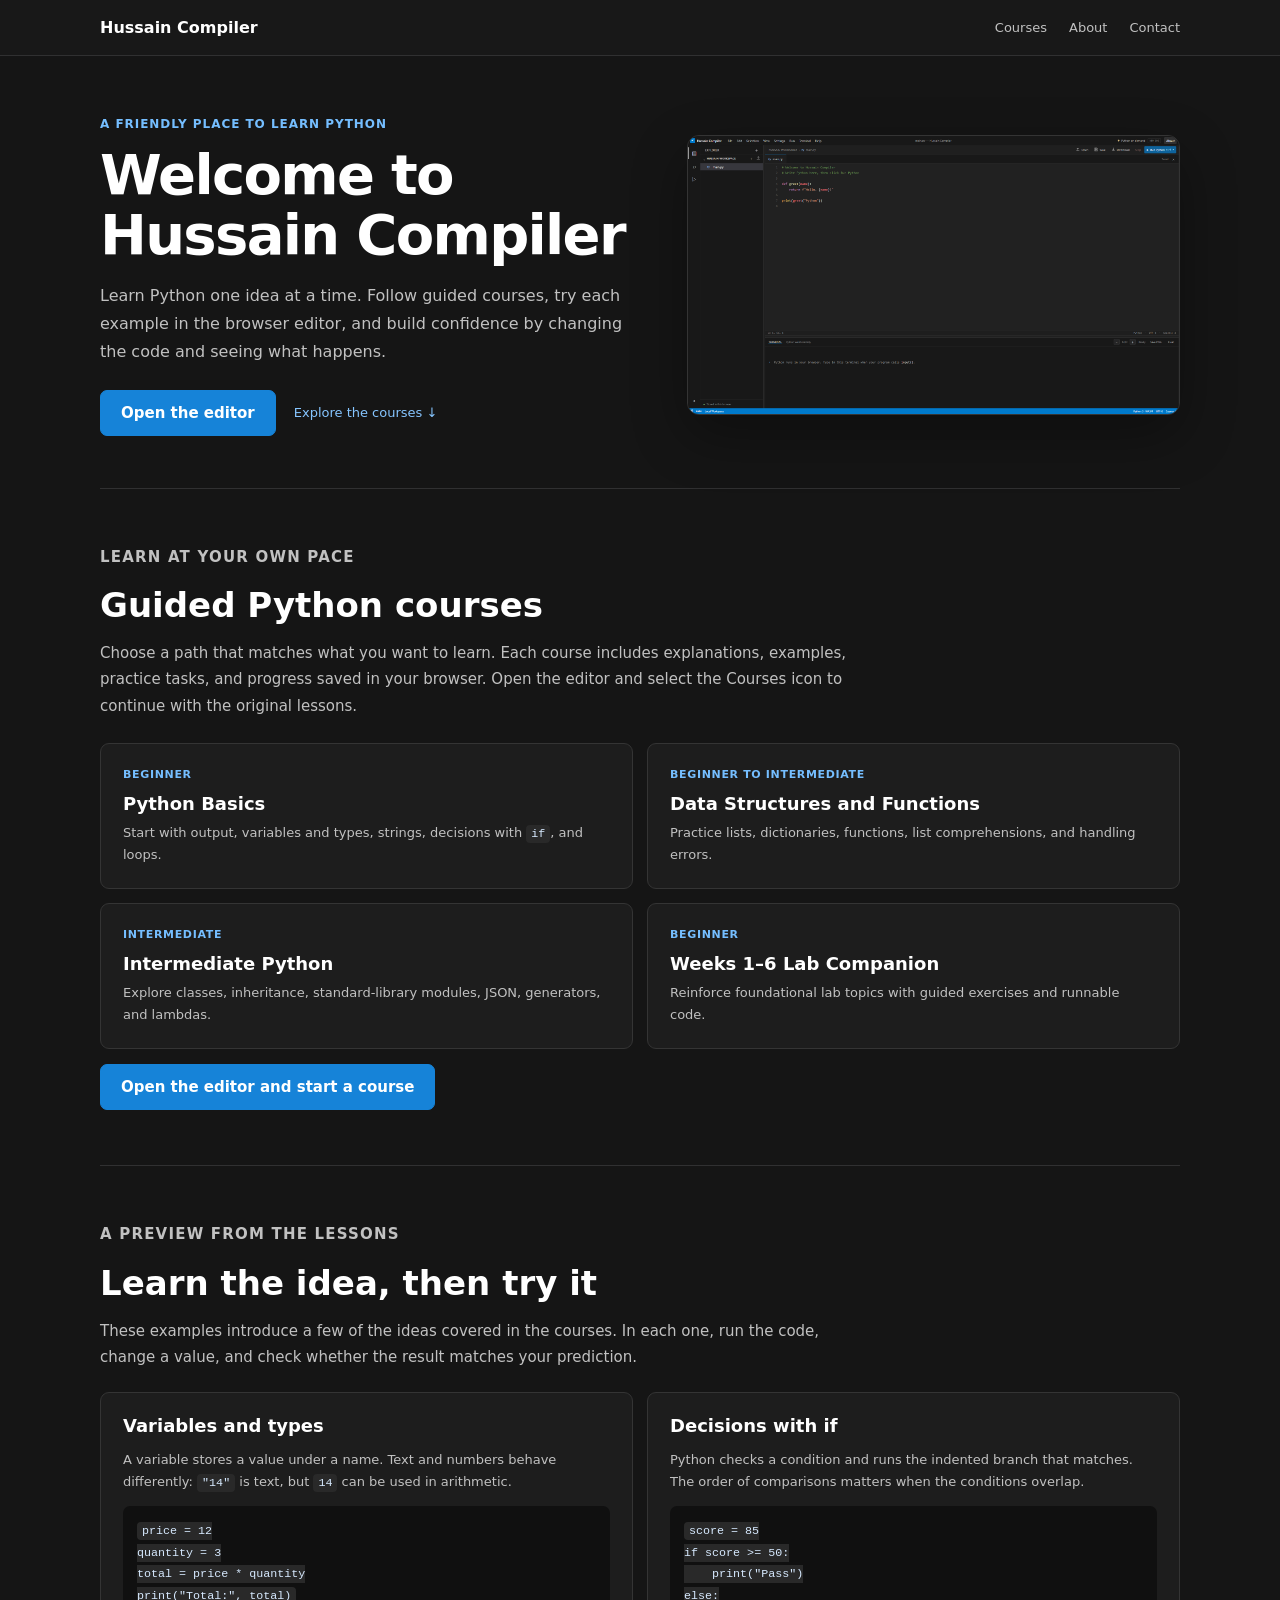
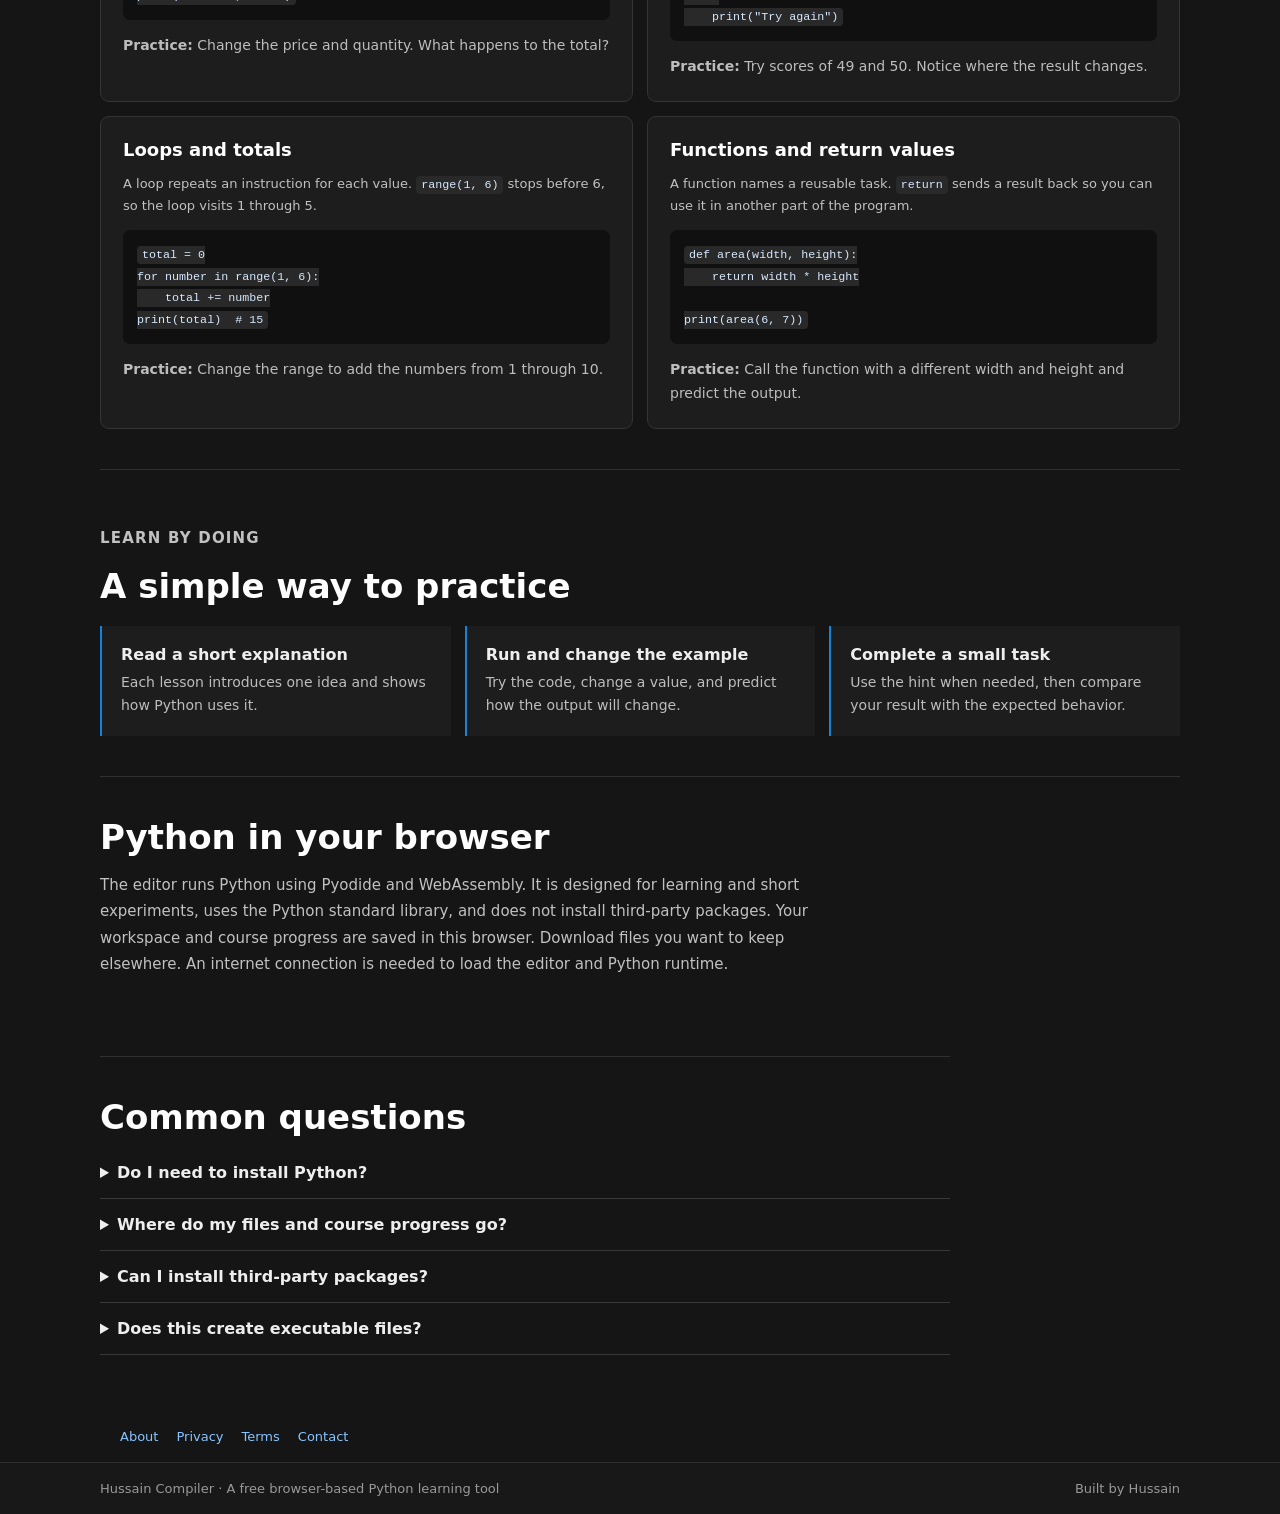
<file: index.html>
<!doctype html>
<html lang="en" dir="ltr">
<head>
  <meta charset="utf-8">
  <meta name="viewport" content="width=device-width, initial-scale=1">
  <meta name="theme-color" content="#181818">
  <meta name="description" content="Welcome to Hussain Compiler. Learn Python with guided courses, practical examples, and a free browser editor for running your code.">
  <meta name="robots" content="index,follow,max-image-preview:large">
  <meta name="google-adsense-account" content="ca-pub-1654825135440884">
  <meta property="og:type" content="website">
  <meta property="og:site_name" content="Hussain Compiler">
  <meta property="og:title" content="Hussain Compiler — Learn and Run Python">
  <meta property="og:description" content="Guided Python courses, clear examples, and a free browser editor.">
  <meta property="og:url" content="https://hussaincompiler.com/">
  <link rel="canonical" href="https://hussaincompiler.com/">
  <link rel="icon" type="image/svg+xml" href="./favicon.svg">
  <link rel="stylesheet" href="./style.css">
  <link rel="stylesheet" href="./site-content.css">
  <title>Hussain Compiler — Learn and Run Python</title>
  <style>
    .welcome-page{background:#151515;color:#d6d6d6;min-height:100vh}.welcome-header{display:flex;align-items:center;justify-content:space-between;padding:18px max(22px,calc((100% - 1080px)/2));border-bottom:1px solid #303031;background:#181818}.welcome-brand{color:#fff;text-decoration:none;font-size:16px;font-weight:700}.welcome-header nav{display:flex;gap:22px}.welcome-header nav a{color:#c1c1c1;text-decoration:none}.welcome-header nav a:hover{color:#fff}.welcome-main{width:min(1080px,calc(100% - 40px));margin:auto}.welcome-hero{display:grid;grid-template-columns:1.05fr .95fr;align-items:center;gap:42px;padding:58px 0 52px}.welcome-hero h1{margin:10px 0 16px;color:#fff;font-size:clamp(36px,5vw,56px);line-height:1.08;letter-spacing:-.03em}.welcome-hero p{max-width:580px;color:#c1c1c1;font-size:16px;line-height:1.75}.welcome-hero .guide-kicker{margin:0;color:#75beff;font-size:12px;font-weight:700;letter-spacing:.08em;text-transform:uppercase}.welcome-art{display:block;width:100%;height:auto;border:1px solid #343434;border-radius:12px;background:#181818;box-shadow:0 20px 55px #0005}.welcome-actions{display:flex;align-items:center;flex-wrap:wrap;gap:18px;margin-top:24px}.welcome-button{display:inline-flex;align-items:center;justify-content:center;min-height:46px;padding:0 20px;border:1px solid #1683d8;border-radius:7px;background:#1683d8;color:#fff;font-size:15px;font-weight:700;text-decoration:none;transition:background .15s ease,transform .15s ease}.welcome-button:hover{background:#0872c4;transform:translateY(-1px)}.welcome-actions .sub-link{color:#86c5ff;text-decoration:none}.welcome-section{padding:40px 0;border-top:1px solid #303031}.welcome-section h2{margin:0 0 10px;color:#fff;font-size:clamp(25px,3.4vw,34px)}.welcome-section>p{max-width:760px;color:#c1c1c1;font-size:15px;line-height:1.75}.course-cards{display:grid;grid-template-columns:repeat(2,minmax(0,1fr));gap:14px;margin-top:24px}.course-card{padding:22px;border:1px solid #343434;border-radius:9px;background:#1d1d1d}.course-card h3{margin:0 0 8px;color:#fff;font-size:18px}.course-card p{margin:0;color:#c1c1c1;line-height:1.7}.course-level{display:inline-block;margin-bottom:12px;color:#75beff;font-size:11px;font-weight:700;letter-spacing:.06em;text-transform:uppercase}.welcome-topics{display:grid;grid-template-columns:repeat(3,1fr);gap:14px;margin-top:20px}.topic{padding:19px;border-left:2px solid #1683d8;background:#1d1d1d}.topic h3{margin:0 0 7px;color:#eee;font-size:16px}.topic p{margin:0;color:#bdbdbd;font-size:14px;line-height:1.65}.welcome-faq{max-width:850px;margin:24px 0 16px}.welcome-faq details{border-bottom:1px solid #393939}.welcome-faq summary{padding:16px 0;color:#eee;cursor:pointer;font-size:16px;font-weight:600}.welcome-faq details p{margin:0 0 16px;color:#c1c1c1;line-height:1.7}.welcome-footer{margin-top:0}.welcome-footer .site-links{max-width:1080px;margin:auto;padding:18px 20px;border:0}.welcome-footer .site-footer{padding-top:18px;padding-bottom:18px}@media(max-width:760px){.welcome-hero{grid-template-columns:1fr;gap:26px;padding-top:38px}.welcome-art{max-width:580px}.welcome-topics{grid-template-columns:1fr}.welcome-header{align-items:flex-start;gap:14px}.welcome-header nav{flex-wrap:wrap;justify-content:flex-end;gap:10px 16px;font-size:13px}}@media(max-width:520px){.course-cards{grid-template-columns:1fr}.welcome-header{padding-inline:18px}.welcome-main{width:calc(100% - 36px)}.welcome-hero h1{font-size:38px}}
    .lesson-examples{display:grid;grid-template-columns:repeat(2,minmax(0,1fr));gap:14px;margin-top:22px}.lesson-example{padding:22px;border:1px solid #343434;border-radius:9px;background:#1d1d1d}.lesson-example h3{margin:0 0 9px;color:#fff;font-size:18px}.lesson-example p{color:#c1c1c1;line-height:1.7}.lesson-example pre{overflow:auto;padding:14px;border-radius:7px;background:#101010;color:#d7eaff;font:13px/1.65 var(--mono)}.lesson-example .try-it{margin-bottom:0;color:#bdbdbd;font-size:14px}.course-card code,.lesson-example code{padding:2px 5px;border-radius:4px;background:#292929;color:#d7eaff;font:.9em var(--mono)}@media(max-width:520px){.lesson-examples{grid-template-columns:1fr}}
  </style>
</head>
<body class="welcome-page">
  <header class="welcome-header">
    <a class="welcome-brand" href="index.html">Hussain Compiler</a>
    <nav aria-label="Main navigation"><a href="#courses">Courses</a><a href="about.html">About</a><a href="contact.html">Contact</a></nav>
  </header>
  <main class="welcome-main">
    <section class="welcome-hero" aria-labelledby="welcome-title">
      <div><p class="guide-kicker">A friendly place to learn Python</p><h1 id="welcome-title">Welcome to Hussain Compiler</h1><p>Learn Python one idea at a time. Follow guided courses, try each example in the browser editor, and build confidence by changing the code and seeing what happens.</p><div class="welcome-actions"><a class="welcome-button" href="app.html">Open the editor</a><a class="sub-link" href="#courses">Explore the courses ↓</a></div></div>
      <img class="welcome-art" src="./editor-screenshot.png" width="1906" height="1080" alt="Screenshot of the Hussain Compiler editor showing Python code and the browser terminal">
    </section>
    <section class="welcome-section" id="courses" aria-labelledby="courses-title"><p class="guide-kicker">Learn at your own pace</p><h2 id="courses-title">Guided Python courses</h2><p>Choose a path that matches what you want to learn. Each course includes explanations, examples, practice tasks, and progress saved in your browser. Open the editor and select the Courses icon to continue with the original lessons.</p>
      <div class="course-cards">
        <article class="course-card"><span class="course-level">Beginner</span><h3>Python Basics</h3><p>Start with output, variables and types, strings, decisions with <code>if</code>, and loops.</p></article>
        <article class="course-card"><span class="course-level">Beginner to Intermediate</span><h3>Data Structures and Functions</h3><p>Practice lists, dictionaries, functions, list comprehensions, and handling errors.</p></article>
        <article class="course-card"><span class="course-level">Intermediate</span><h3>Intermediate Python</h3><p>Explore classes, inheritance, standard-library modules, JSON, generators, and lambdas.</p></article>
        <article class="course-card"><span class="course-level">Beginner</span><h3>Weeks 1–6 Lab Companion</h3><p>Reinforce foundational lab topics with guided exercises and runnable code.</p></article>
      </div>
      <p><a class="welcome-button" href="app.html">Open the editor and start a course</a></p>
    </section>
    <section class="welcome-section" aria-labelledby="examples-title"><p class="guide-kicker">A preview from the lessons</p><h2 id="examples-title">Learn the idea, then try it</h2><p>These examples introduce a few of the ideas covered in the courses. In each one, run the code, change a value, and check whether the result matches your prediction.</p><div class="lesson-examples">
      <article class="lesson-example"><h3>Variables and types</h3><p>A variable stores a value under a name. Text and numbers behave differently: <code>"14"</code> is text, but <code>14</code> can be used in arithmetic.</p><pre><code>price = 12
quantity = 3
total = price * quantity
print("Total:", total)</code></pre><p class="try-it"><strong>Practice:</strong> Change the price and quantity. What happens to the total?</p></article>
      <article class="lesson-example"><h3>Decisions with if</h3><p>Python checks a condition and runs the indented branch that matches. The order of comparisons matters when the conditions overlap.</p><pre><code>score = 85
if score &gt;= 50:
    print("Pass")
else:
    print("Try again")</code></pre><p class="try-it"><strong>Practice:</strong> Try scores of 49 and 50. Notice where the result changes.</p></article>
      <article class="lesson-example"><h3>Loops and totals</h3><p>A loop repeats an instruction for each value. <code>range(1, 6)</code> stops before 6, so the loop visits 1 through 5.</p><pre><code>total = 0
for number in range(1, 6):
    total += number
print(total)  # 15</code></pre><p class="try-it"><strong>Practice:</strong> Change the range to add the numbers from 1 through 10.</p></article>
      <article class="lesson-example"><h3>Functions and return values</h3><p>A function names a reusable task. <code>return</code> sends a result back so you can use it in another part of the program.</p><pre><code>def area(width, height):
    return width * height

print(area(6, 7))</code></pre><p class="try-it"><strong>Practice:</strong> Call the function with a different width and height and predict the output.</p></article>
    </div></section>
    <section class="welcome-section" aria-labelledby="practice-title"><p class="guide-kicker">Learn by doing</p><h2 id="practice-title">A simple way to practice</h2><div class="welcome-topics"><article class="topic"><h3>Read a short explanation</h3><p>Each lesson introduces one idea and shows how Python uses it.</p></article><article class="topic"><h3>Run and change the example</h3><p>Try the code, change a value, and predict how the output will change.</p></article><article class="topic"><h3>Complete a small task</h3><p>Use the hint when needed, then compare your result with the expected behavior.</p></article></div></section>
    <section class="welcome-section" aria-labelledby="browser-title"><h2 id="browser-title">Python in your browser</h2><p>The editor runs Python using Pyodide and WebAssembly. It is designed for learning and short experiments, uses the Python standard library, and does not install third-party packages. Your workspace and course progress are saved in this browser. Download files you want to keep elsewhere. An internet connection is needed to load the editor and Python runtime.</p></section>
    <section class="welcome-section welcome-faq" aria-labelledby="faq-title"><h2 id="faq-title">Common questions</h2><details><summary>Do I need to install Python?</summary><p>No. The editor loads a Python runtime in your browser. You do need an internet connection to load the runtime and interface resources.</p></details><details><summary>Where do my files and course progress go?</summary><p>They are saved locally in this browser and are not synchronized to an account. Download any files you want to keep as a separate copy.</p></details><details><summary>Can I install third-party packages?</summary><p>No. Package installation is not available, so examples requiring external packages may not work in this editor.</p></details><details><summary>Does this create executable files?</summary><p>No. It runs Python code in your browser and lets you download source files; it does not create native executables.</p></details></section>
  </main>
  <footer class="welcome-footer"><nav class="site-links" aria-label="Site information"><a href="about.html">About</a><a href="privacy.html">Privacy</a><a href="terms.html">Terms</a><a href="contact.html">Contact</a></nav><div class="site-footer"><span>Hussain Compiler · A free browser-based Python learning tool</span><span>Built by Hussain</span></div></footer>
</body>
</html>
</file>
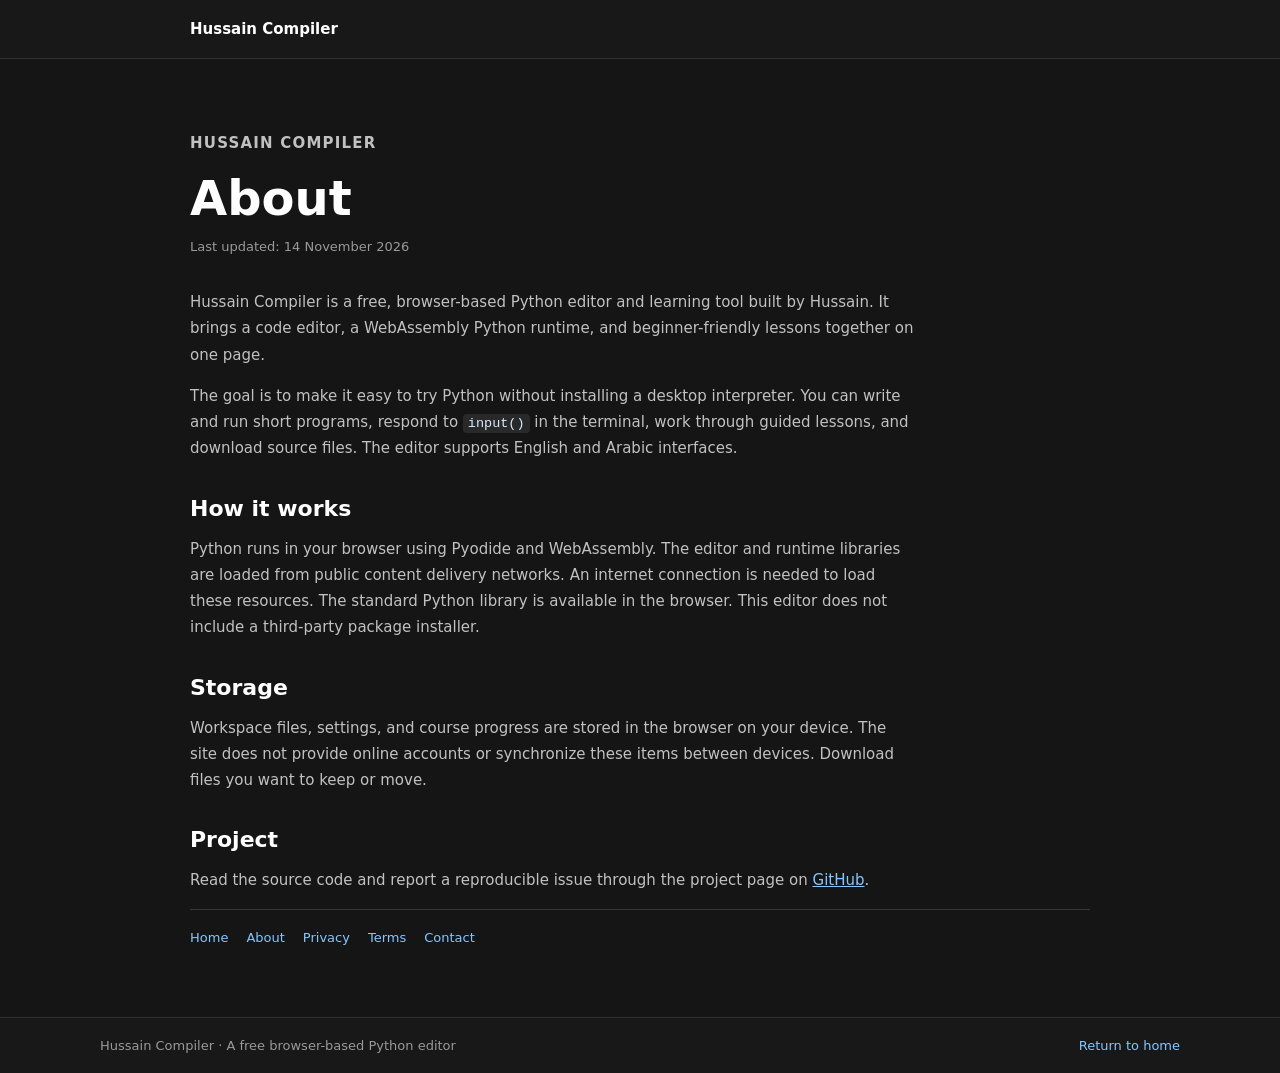
<file: about.html>
<!doctype html>
<html lang="en">
<head>
  <meta charset="utf-8">
  <meta name="viewport" content="width=device-width, initial-scale=1">
  <meta name="description" content="About information for Hussain Compiler, a free browser-based Python editor and learning tool.">
  <meta name="robots" content="index,follow">
  <link rel="canonical" href="https://hussaincompiler.com/about.html">
  <link rel="icon" type="image/svg+xml" href="./favicon.svg">
  <link rel="stylesheet" href="./style.css">
  <link rel="stylesheet" href="./site-content.css">
  <title>About | Hussain Compiler</title>
</head>
<body class="info-page">
  <header class="info-header"><a class="info-brand" href="index.html">Hussain Compiler</a></header>
  <main class="info-copy"><p class="info-eyebrow">Hussain Compiler</p><h1>About</h1><p class="updated-date">Last updated: 14 November 2026</p><p>Hussain Compiler is a free, browser-based Python editor and learning tool built by Hussain. It brings a code editor, a WebAssembly Python runtime, and beginner-friendly lessons together on one page.</p><p>The goal is to make it easy to try Python without installing a desktop interpreter. You can write and run short programs, respond to <code>input()</code> in the terminal, work through guided lessons, and download source files. The editor supports English and Arabic interfaces.</p><h2>How it works</h2><p>Python runs in your browser using Pyodide and WebAssembly. The editor and runtime libraries are loaded from public content delivery networks. An internet connection is needed to load these resources. The standard Python library is available in the browser. This editor does not include a third-party package installer.</p><h2>Storage</h2><p>Workspace files, settings, and course progress are stored in the browser on your device. The site does not provide online accounts or synchronize these items between devices. Download files you want to keep or move.</p><h2>Project</h2><p>Read the source code and report a reproducible issue through the project page on <a href="https://github.com/HussainAlsari/hussain-py-compiler">GitHub</a>.</p><nav class="info-nav" aria-label="Site information"><a href="index.html">Home</a><a href="about.html">About</a><a href="privacy.html">Privacy</a><a href="terms.html">Terms</a><a href="contact.html">Contact</a></nav></main>
  <footer class="site-footer"><span>Hussain Compiler · A free browser-based Python editor</span><a href="index.html">Return to home</a></footer>
</body>
</html>
</file>
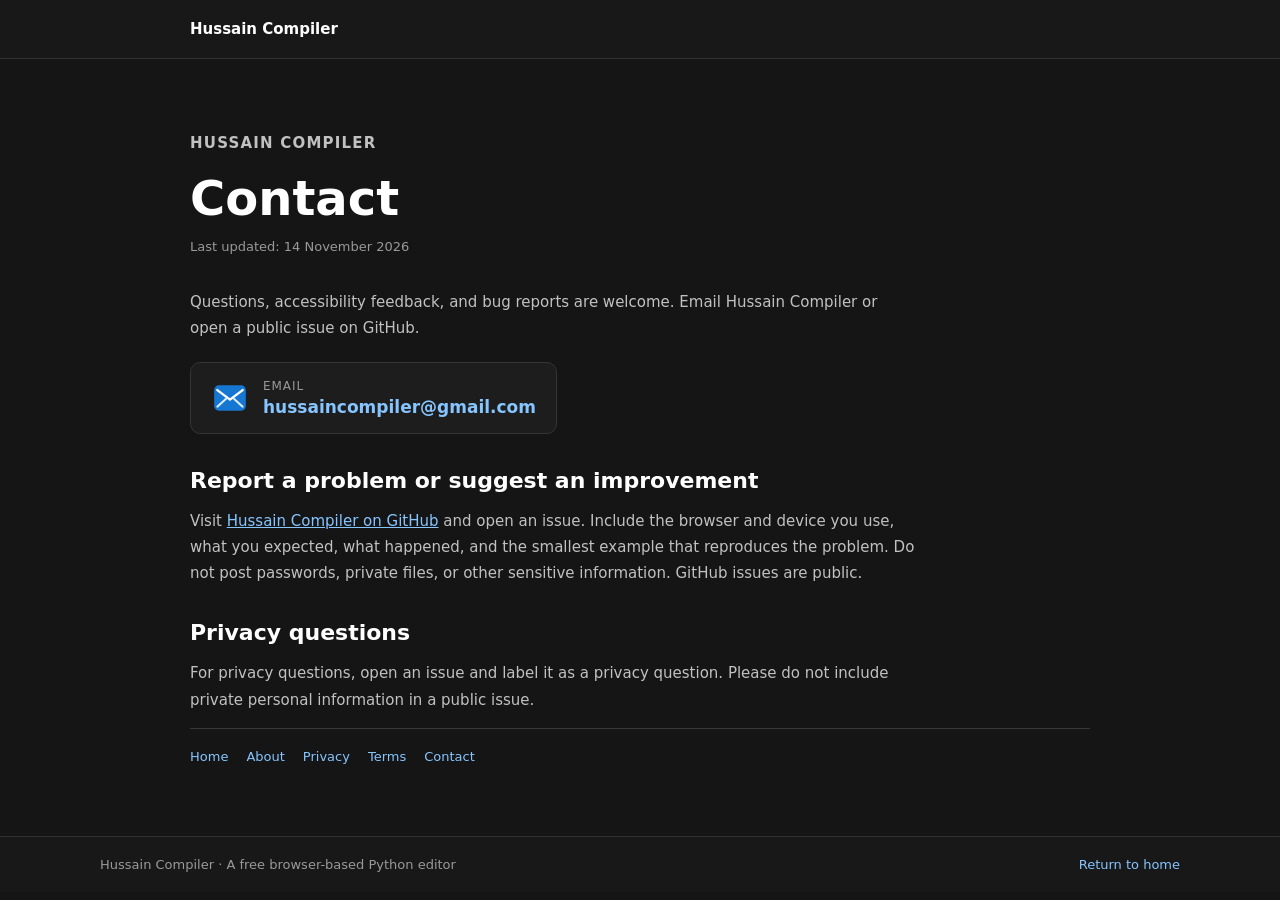
<file: contact.html>
<!doctype html>
<html lang="en">
<head>
  <meta charset="utf-8">
  <meta name="viewport" content="width=device-width, initial-scale=1">
  <meta name="description" content="Contact information for Hussain Compiler, a free browser-based Python editor and learning tool.">
  <meta name="robots" content="index,follow">
  <link rel="canonical" href="https://hussaincompiler.com/contact.html">
  <link rel="icon" type="image/svg+xml" href="./favicon.svg">
  <link rel="stylesheet" href="./style.css">
  <link rel="stylesheet" href="./site-content.css?v=contact-email-1">
  <title>Contact | Hussain Compiler</title>
</head>
<body class="info-page">
  <header class="info-header"><a class="info-brand" href="index.html">Hussain Compiler</a></header>
  <main class="info-copy"><p class="info-eyebrow">Hussain Compiler</p><h1>Contact</h1><p class="updated-date">Last updated: 14 November 2026</p><p>Questions, accessibility feedback, and bug reports are welcome. Email Hussain Compiler or open a public issue on GitHub.</p><div class="contact-email"><img src="./email.svg" width="38" height="38" alt="" aria-hidden="true"><div><span class="contact-label">Email</span><a href="mailto:hussaincompiler@gmail.com">hussaincompiler@gmail.com</a></div></div><h2>Report a problem or suggest an improvement</h2><p>Visit <a href="https://github.com/HussainAlsari/hussain-py-compiler/issues">Hussain Compiler on GitHub</a> and open an issue. Include the browser and device you use, what you expected, what happened, and the smallest example that reproduces the problem. Do not post passwords, private files, or other sensitive information. GitHub issues are public.</p><h2>Privacy questions</h2><p>For privacy questions, open an issue and label it as a privacy question. Please do not include private personal information in a public issue.</p><nav class="info-nav" aria-label="Site information"><a href="index.html">Home</a><a href="about.html">About</a><a href="privacy.html">Privacy</a><a href="terms.html">Terms</a><a href="contact.html">Contact</a></nav></main>
  <footer class="site-footer"><span>Hussain Compiler · A free browser-based Python editor</span><a href="index.html">Return to home</a></footer>
</body>
</html>
</file>
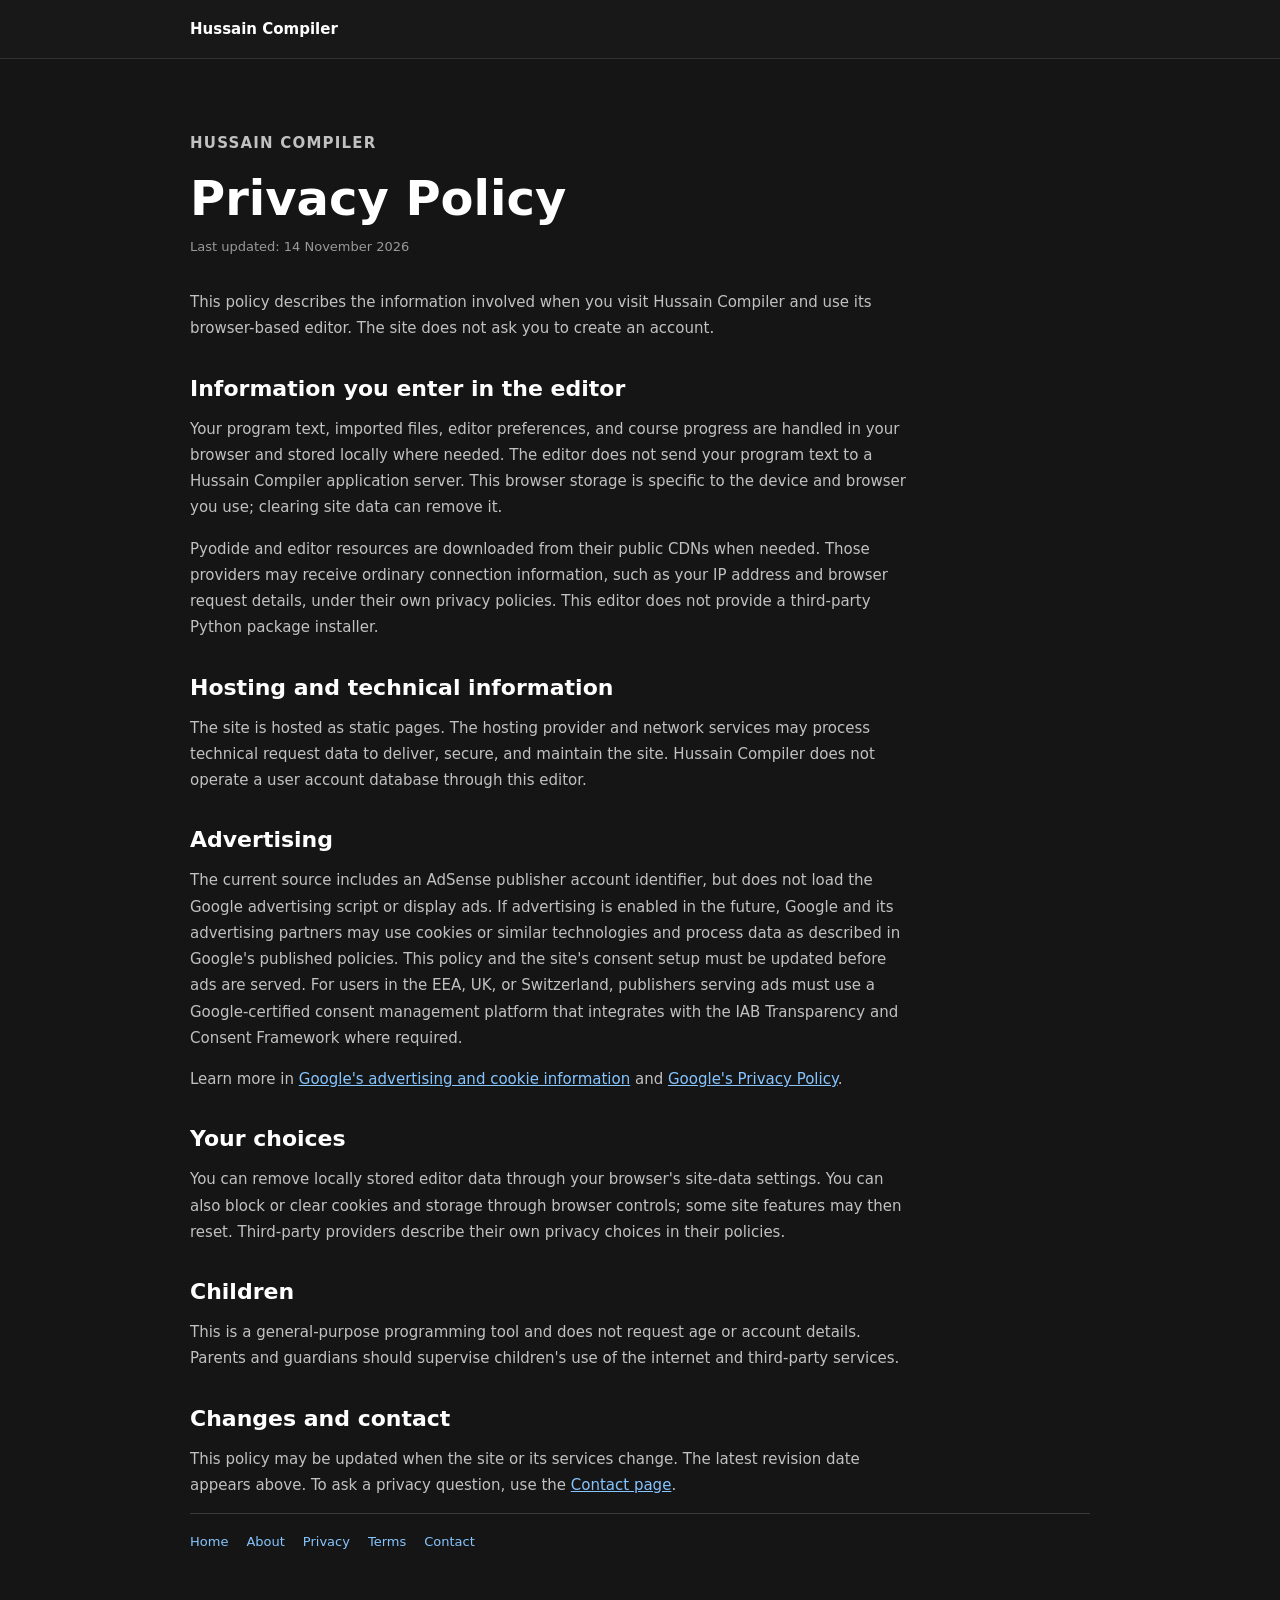
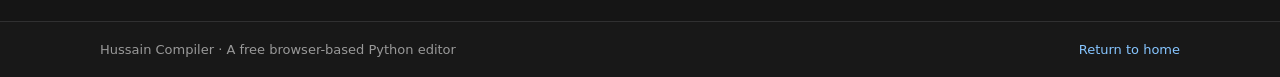
<file: privacy.html>
<!doctype html>
<html lang="en">
<head>
  <meta charset="utf-8">
  <meta name="viewport" content="width=device-width, initial-scale=1">
  <meta name="description" content="Privacy Policy information for Hussain Compiler, a free browser-based Python editor and learning tool.">
  <meta name="robots" content="index,follow">
  <link rel="canonical" href="https://hussaincompiler.com/privacy.html">
  <link rel="icon" type="image/svg+xml" href="./favicon.svg">
  <link rel="stylesheet" href="./style.css">
  <link rel="stylesheet" href="./site-content.css">
  <title>Privacy Policy | Hussain Compiler</title>
</head>
<body class="info-page">
  <header class="info-header"><a class="info-brand" href="index.html">Hussain Compiler</a></header>
  <main class="info-copy"><p class="info-eyebrow">Hussain Compiler</p><h1>Privacy Policy</h1><p class="updated-date">Last updated: 14 November 2026</p><p>This policy describes the information involved when you visit Hussain Compiler and use its browser-based editor. The site does not ask you to create an account.</p><h2>Information you enter in the editor</h2><p>Your program text, imported files, editor preferences, and course progress are handled in your browser and stored locally where needed. The editor does not send your program text to a Hussain Compiler application server. This browser storage is specific to the device and browser you use; clearing site data can remove it.</p><p>Pyodide and editor resources are downloaded from their public CDNs when needed. Those providers may receive ordinary connection information, such as your IP address and browser request details, under their own privacy policies. This editor does not provide a third-party Python package installer.</p><h2>Hosting and technical information</h2><p>The site is hosted as static pages. The hosting provider and network services may process technical request data to deliver, secure, and maintain the site. Hussain Compiler does not operate a user account database through this editor.</p><h2>Advertising</h2><p>The current source includes an AdSense publisher account identifier, but does not load the Google advertising script or display ads. If advertising is enabled in the future, Google and its advertising partners may use cookies or similar technologies and process data as described in Google's published policies. This policy and the site's consent setup must be updated before ads are served. For users in the EEA, UK, or Switzerland, publishers serving ads must use a Google-certified consent management platform that integrates with the IAB Transparency and Consent Framework where required.</p><p>Learn more in <a href="https://policies.google.com/technologies/ads">Google's advertising and cookie information</a> and <a href="https://policies.google.com/privacy">Google's Privacy Policy</a>.</p><h2>Your choices</h2><p>You can remove locally stored editor data through your browser's site-data settings. You can also block or clear cookies and storage through browser controls; some site features may then reset. Third-party providers describe their own privacy choices in their policies.</p><h2>Children</h2><p>This is a general-purpose programming tool and does not request age or account details. Parents and guardians should supervise children's use of the internet and third-party services.</p><h2>Changes and contact</h2><p>This policy may be updated when the site or its services change. The latest revision date appears above. To ask a privacy question, use the <a href="contact.html">Contact page</a>.</p><nav class="info-nav" aria-label="Site information"><a href="index.html">Home</a><a href="about.html">About</a><a href="privacy.html">Privacy</a><a href="terms.html">Terms</a><a href="contact.html">Contact</a></nav></main>
  <footer class="site-footer"><span>Hussain Compiler · A free browser-based Python editor</span><a href="index.html">Return to home</a></footer>
</body>
</html>
</file>
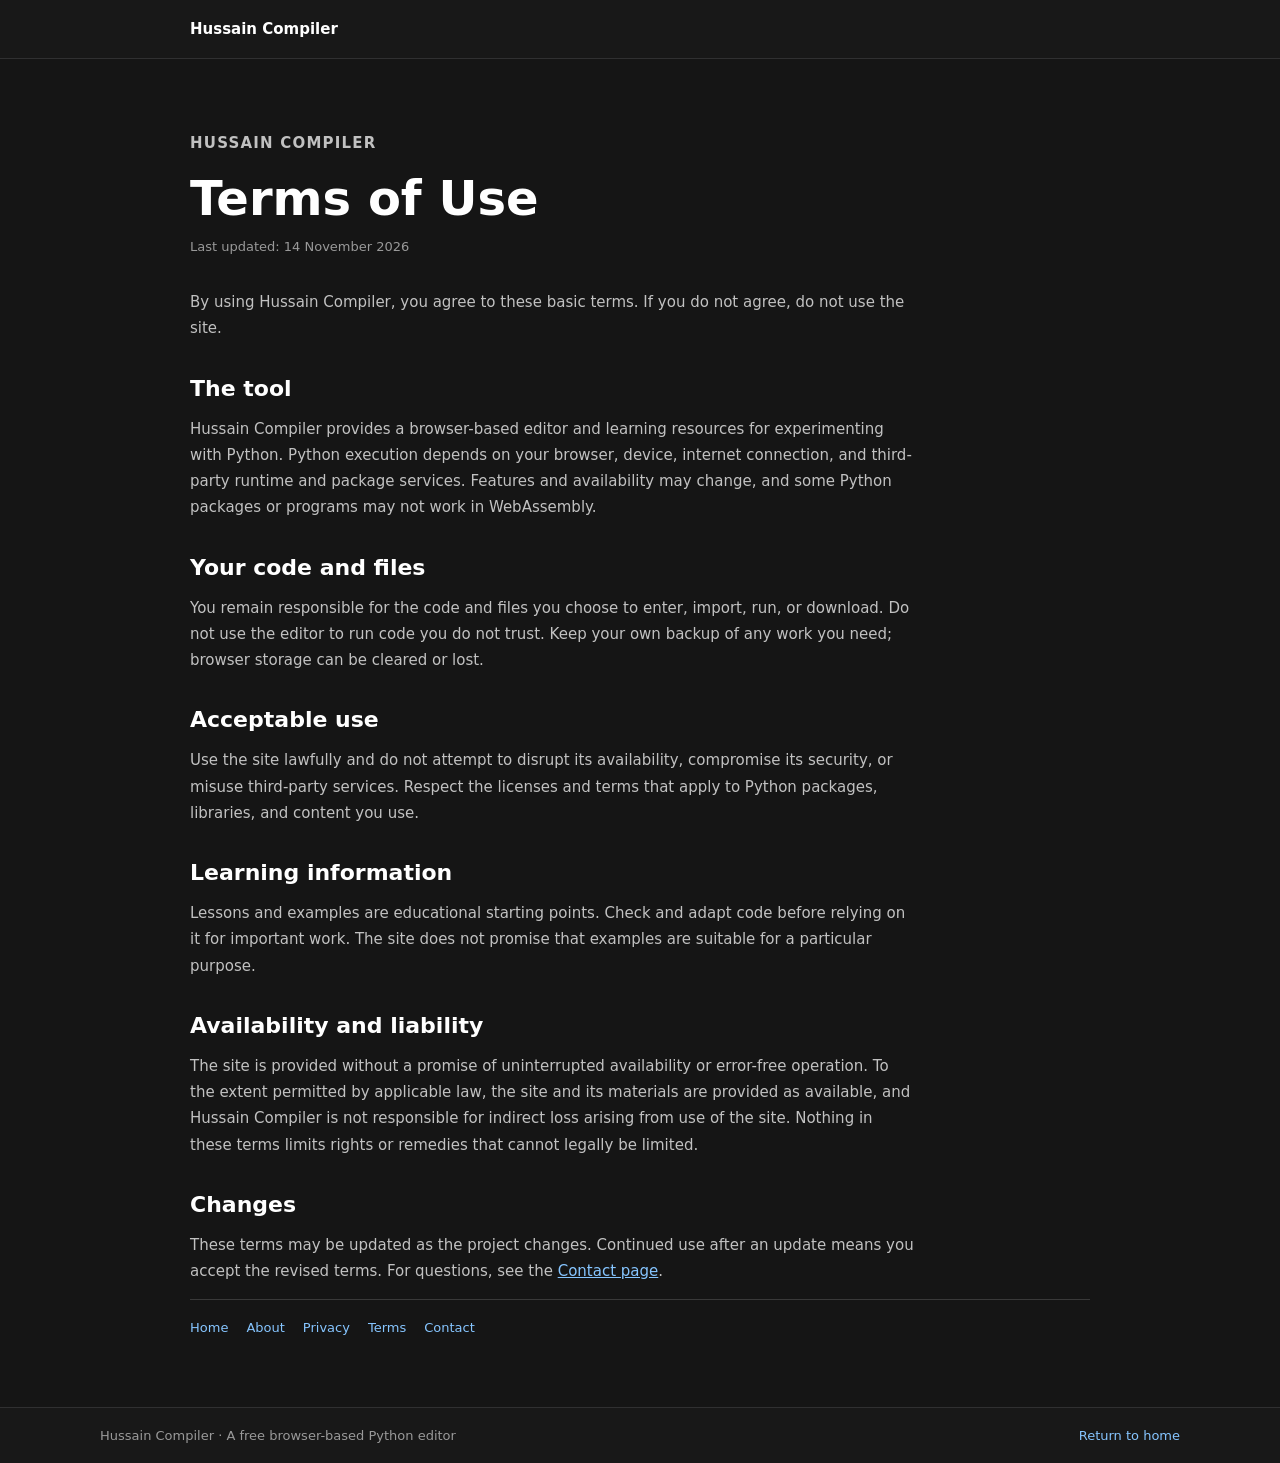
<file: terms.html>
<!doctype html>
<html lang="en">
<head>
  <meta charset="utf-8">
  <meta name="viewport" content="width=device-width, initial-scale=1">
  <meta name="description" content="Terms of Use information for Hussain Compiler, a free browser-based Python editor and learning tool.">
  <meta name="robots" content="index,follow">
  <link rel="canonical" href="https://hussaincompiler.com/terms.html">
  <link rel="icon" type="image/svg+xml" href="./favicon.svg">
  <link rel="stylesheet" href="./style.css">
  <link rel="stylesheet" href="./site-content.css">
  <title>Terms of Use | Hussain Compiler</title>
</head>
<body class="info-page">
  <header class="info-header"><a class="info-brand" href="index.html">Hussain Compiler</a></header>
  <main class="info-copy"><p class="info-eyebrow">Hussain Compiler</p><h1>Terms of Use</h1><p class="updated-date">Last updated: 14 November 2026</p><p>By using Hussain Compiler, you agree to these basic terms. If you do not agree, do not use the site.</p><h2>The tool</h2><p>Hussain Compiler provides a browser-based editor and learning resources for experimenting with Python. Python execution depends on your browser, device, internet connection, and third-party runtime and package services. Features and availability may change, and some Python packages or programs may not work in WebAssembly.</p><h2>Your code and files</h2><p>You remain responsible for the code and files you choose to enter, import, run, or download. Do not use the editor to run code you do not trust. Keep your own backup of any work you need; browser storage can be cleared or lost.</p><h2>Acceptable use</h2><p>Use the site lawfully and do not attempt to disrupt its availability, compromise its security, or misuse third-party services. Respect the licenses and terms that apply to Python packages, libraries, and content you use.</p><h2>Learning information</h2><p>Lessons and examples are educational starting points. Check and adapt code before relying on it for important work. The site does not promise that examples are suitable for a particular purpose.</p><h2>Availability and liability</h2><p>The site is provided without a promise of uninterrupted availability or error-free operation. To the extent permitted by applicable law, the site and its materials are provided as available, and Hussain Compiler is not responsible for indirect loss arising from use of the site. Nothing in these terms limits rights or remedies that cannot legally be limited.</p><h2>Changes</h2><p>These terms may be updated as the project changes. Continued use after an update means you accept the revised terms. For questions, see the <a href="contact.html">Contact page</a>.</p><nav class="info-nav" aria-label="Site information"><a href="index.html">Home</a><a href="about.html">About</a><a href="privacy.html">Privacy</a><a href="terms.html">Terms</a><a href="contact.html">Contact</a></nav></main>
  <footer class="site-footer"><span>Hussain Compiler · A free browser-based Python editor</span><a href="index.html">Return to home</a></footer>
</body>
</html>
</file>
<file: style.css>
:root {
  color-scheme: dark;
  --bg: #1e1e1e;
  --titlebar: #181818;
  --sidebar: #181818;
  --panel: #1e1e1e;
  --panel-alt: #252526;
  --line: #303031;
  --text: #cccccc;
  --muted: #858585;
  --accent: #007acc;
  --accent-soft: #264f78;
  --green: #89d185;
  --red: #f48771;
  --mono: "Cascadia Code", "SFMono-Regular", Consolas, "Liberation Mono", monospace;
  --sans: "Segoe UI", Inter, system-ui, sans-serif;
}

* { box-sizing: border-box; }
html, body { width: 100%; min-height: 100%; margin: 0; }
body { overflow-x: hidden; overflow-y: auto; background: var(--bg); color: var(--text); font-family: var(--sans); font-size: 13px; }
button, input { font: inherit; }
button { color: inherit; }
[hidden] { display: none !important; }
.app-shell { display: grid; grid-template-rows: 36px minmax(0, 1fr) 22px; width: 100%; height: 100vh; height: 100dvh; min-height: 480px; }

.titlebar { position: relative; z-index: 20; display: flex; align-items: center; min-width: 0; padding: 0 8px; gap: 12px; background: var(--titlebar); border-bottom: 1px solid #101010; user-select: none; }
.brand { display: flex; align-items: center; flex: 0 0 auto; gap: 7px; padding-right: 4px; color: #eeeeee; white-space: nowrap; }
.brand-mark { display: grid; width: 20px; height: 20px; place-items: center; border-radius: 4px; background: #007acc; color: white; font: 700 8px var(--mono); }
.brand-name { margin: 0; font-size: 12px; font-weight: 600; }
.menubar { display: flex; align-items: center; height: 100%; gap: 1px; flex: 0 0 auto; }
.menu-wrap { position: relative; height: 100%; display: flex; align-items: center; }
.menu-trigger { height: 27px; padding: 0 8px; border: 0; border-radius: 4px; background: transparent; color: #c9c9c9; cursor: pointer; font-size: 12px; }
.menu-trigger:hover, .menu-trigger[aria-expanded="true"] { background: #303031; color: #fff; }
.about-top-button { flex: 0 0 auto; height: 27px; padding: 0 8px; border: 0; border-radius: 4px; background: transparent; color: #c9c9c9; cursor: pointer; font-size: 12px; }
.about-top-button:hover, .about-top-button:focus-visible { outline: 0; background: #303031; color: #fff; }
.menu-dropdown { position: absolute; top: calc(100% - 1px); left: 0; z-index: 50; width: 250px; padding: 5px; border: 1px solid #454545; border-radius: 5px; background: #252526; box-shadow: 0 8px 22px #0008; }
.menu-dropdown button { display: flex; align-items: center; justify-content: space-between; width: 100%; min-height: 29px; padding: 0 9px; border: 0; border-radius: 3px; background: transparent; color: #d4d4d4; text-align: left; cursor: pointer; font-size: 12px; }
.menu-dropdown button:hover, .menu-dropdown button:focus-visible { outline: 0; background: #094771; color: white; }
.menu-dropdown kbd { margin-left: 22px; color: #999; font: 10px var(--sans); white-space: nowrap; }
.menu-dropdown button:hover kbd { color: #ddd; }
.menu-divider { height: 1px; margin: 4px 7px; background: #414141; }
.check-mark { width: 14px; color: #8fcf8f; text-align: center; }
.check-mark::after { content: ""; }
.check-mark.checked::after { content: "✓"; }
.window-title { position: absolute; left: 50%; max-width: 24vw; overflow: hidden; transform: translateX(-50%); color: #9d9d9d; text-overflow: ellipsis; white-space: nowrap; font-size: 11px; }
.titlebar-actions { display: flex; align-items: center; gap: 10px; margin-left: auto; }
.runtime-pill { display: flex; align-items: center; gap: 7px; max-width: 210px; overflow: hidden; color: #a6a6a6; white-space: nowrap; font-size: 11px; }
.runtime-pill > span:last-child { overflow: hidden; text-overflow: ellipsis; }
.status-dot { flex: 0 0 auto; width: 7px; height: 7px; border-radius: 50%; background: #d7ba7d; }
.status-dot.ready { background: var(--green); box-shadow: 0 0 7px #89d18555; }
.status-dot.busy { background: #75beff; animation: pulse 1s infinite alternate; }
.status-dot.error { background: var(--red); }
.pages-badge { padding: 3px 6px; border: 1px solid #3b3b3b; border-radius: 3px; color: #8f8f8f; font: 9px var(--mono); letter-spacing: .4px; }

.workspace { display: grid; grid-template-columns: 48px 244px minmax(0, 1fr); min-height: 0; }
.workspace.sidebar-collapsed { grid-template-columns: 48px 0 minmax(0, 1fr); }
.activity-bar { display: flex; flex-direction: column; align-items: center; gap: 4px; padding: 8px 0; border-right: 1px solid #252526; background: #181818; }
.activity-button { position: relative; display: grid; width: 48px; height: 46px; place-items: center; border: 0; border-left: 2px solid transparent; background: transparent; color: #858585; cursor: pointer; font: 22px/1 var(--sans); }
.activity-button:hover { color: #ddd; }
.activity-button.active { border-left-color: #fff; color: #fff; }
.activity-spacer { flex: 1; }
.account-button { font-size: 17px; }
.sidebar { display: flex; flex-direction: column; min-width: 0; overflow: hidden; border-right: 1px solid var(--line); background: var(--sidebar); }
.side-heading { display: flex; align-items: center; justify-content: space-between; height: 36px; flex: 0 0 36px; padding: 0 15px 0 18px; color: #bbbbbb; font-size: 11px; font-weight: 600; letter-spacing: .45px; }
.icon-button { display: inline-grid; width: 25px; height: 25px; place-items: center; border: 0; border-radius: 3px; background: transparent; color: #a9a9a9; cursor: pointer; font-size: 18px; }
.icon-button:hover { background: #333; color: white; }
.icon-button.small { width: 22px; height: 22px; font-size: 16px; }
.workspace-root { display: flex; align-items: center; width: 100%; height: 30px; flex: 0 0 30px; gap: 6px; padding: 0 8px 0 12px; border: 0; border-top: 1px solid #2a2a2a; border-bottom: 1px solid #2a2a2a; background: #181818; color: #ccc; text-align: left; cursor: default; }
.workspace-root strong { overflow: hidden; text-overflow: ellipsis; white-space: nowrap; font-size: 10px; letter-spacing: .3px; }
.root-chevron { color: #999; font-size: 13px; }
.root-actions { display: flex; gap: 7px; margin-left: auto; color: #999; font-size: 14px; }
.root-actions button { width: 20px; height: 20px; padding: 0; border: 0; background: transparent; color: inherit; cursor: pointer; }
.root-actions button:hover { color: white; }
.file-list { min-height: 55px; overflow: auto; padding: 4px 0; }
.file-row { display: flex; align-items: center; width: 100%; min-height: 27px; gap: 7px; padding: 0 12px 0 26px; border: 0; background: transparent; color: #c5c5c5; text-align: left; cursor: pointer; font-size: 12px; }
.file-row:hover { background: #2a2d2e; }
.file-row.active { background: #37373d; color: #fff; }
.file-type { width: 15px; color: #8bb9e8; font: 600 9px var(--mono); }
.file-name { min-width: 0; overflow: hidden; text-overflow: ellipsis; white-space: nowrap; }
.delete-file-btn {
  display: grid;
  width: 20px;
  height: 20px;
  place-items: center;
  border: 0;
  border-radius: 3px;
  background: transparent;
  color: #ff6b6b;
  cursor: pointer;
  font: 14px var(--mono);
  margin-left: auto;
  opacity: 0;
  transition: opacity 0.15s, transform 0.15s;
}
.file-row:hover .delete-file-btn {
  opacity: 1;
}
.delete-file-btn:hover {
  background: #ff4338;
  color: #fff;
  transform: scale(1.1);
}
.delete-file-btn:active {
  transform: scale(1);
}
.task-panel.right {
  position: absolute;
  top: 36px;
  right: 0;
  bottom: 0;
  width: 340px;
  max-width: 30vw;
  border-left: 1px solid #293544;
  border-bottom: 0;
  border-top: 1px solid #293544;
  z-index: 5;
  box-shadow: -4px 0 16px #0008;
}
.task-panel.left {
  position: absolute;
  top: 36px;
  left: 0;
  bottom: 0;
  width: 340px;
  max-width: 30vw;
  border-right: 1px solid #293544;
  border-bottom: 0;
  border-top: 1px solid #293544;
  z-index: 5;
  box-shadow: 4px 0 16px #0008;
}
.rename-file-btn {
  display: grid;
  width: 20px;
  height: 20px;
  place-items: center;
  border: 0;
  border-radius: 3px;
  background: transparent;
  color: #ffd166;
  cursor: pointer;
  font: 14px var(--mono);
  margin-left: auto;
  opacity: 0;
  transition: opacity 0.15s, transform 0.15s;
}
.file-row:hover .rename-file-btn {
  opacity: 1;
}
.rename-file-btn:hover {
  background: #ffd16633;
  color: #ffd166;
  transform: scale(1.1);
}
.rename-file-btn:active {
  transform: scale(1);
}
.file-row.drag-over { background: #389fbd; opacity: 0.8; }
.sidebar-spacer { flex: 1; min-height: 10px; }
.storage-note { display: flex; align-items: center; gap: 7px; padding: 10px 12px; border-top: 1px solid #2a2a2a; color: #858585; font-size: 10px; }
.storage-icon { color: #89d185; font-size: 8px; }

.main-panel { display: grid; grid-template-rows: 36px minmax(170px, 1fr) minmax(145px, 27%); min-width: 0; min-height: 0; background: var(--panel); }
.main-panel.panel-hidden { grid-template-rows: 36px minmax(0, 1fr) 0; }
.main-panel.panel-hidden .output-panel { display: none; }
.editor-toolbar { display: flex; align-items: center; justify-content: space-between; min-width: 0; padding: 0 10px 0 14px; border-bottom: 1px solid #2b2b2b; background: #1f1f1f; }
.breadcrumbs { display: flex; align-items: center; min-width: 0; gap: 7px; color: #929292; white-space: nowrap; font-size: 11px; }
.breadcrumbs > span:first-child { overflow: hidden; text-overflow: ellipsis; }
.breadcrumb-separator { color: #686868; }
.toolbar-actions { display: flex; align-items: center; gap: 4px; }
.tool-button, .run-button, .stop-button { display: inline-flex; align-items: center; justify-content: center; height: 27px; gap: 6px; padding: 0 8px; border: 1px solid transparent; border-radius: 3px; background: transparent; color: #bcbcbc; cursor: pointer; font-size: 11px; }
.tool-button:hover { background: #333; color: white; }
.run-button { background: #0e639c; color: #fff; }
.run-button:hover { background: #1177bb; }
.run-button:disabled { opacity: .55; cursor: wait; }
.run-button kbd { color: #d8eefe; font: 9px var(--mono); }
.play-icon { font-size: 9px; }
.stop-button { height: 25px; color: #e19a92; }
.stop-button:hover:not(:disabled) { background: #422b2b; }
.stop-button:disabled { opacity: .4; cursor: default; }
.editor-stage { display: flex; flex-direction: column; min-width: 0; min-height: 0; background: #1e1e1e; position: relative; }
.editor-stage .task-panel.right, .editor-stage .task-panel.left {
  position: absolute;
  top: 0;
  bottom: 0;
  z-index: 5;
  box-shadow: -4px 0 16px #0008;
}
.editor-stage .task-panel.right {
  right: 0;
  left: auto;
  width: 340px;
  max-width: 30vw;
  border-left: 1px solid #293544;
  border-right: 0;
}
.editor-stage .task-panel.left {
  left: 0;
  right: auto;
  width: 340px;
  max-width: 30vw;
  border-right: 1px solid #293544;
  border-left: 0;
}
.editor-tabbar { display: flex; align-items: center; justify-content: space-between; height: 35px; flex: 0 0 35px; border-bottom: 1px solid #2b2b2b; background: #181818; }
.active-file-tab { display: flex; align-items: center; height: 100%; gap: 7px; padding: 0 13px; border-top: 1px solid #007acc; border-right: 1px solid #2b2b2b; background: #1e1e1e; color: #ddd; font-size: 11px; }
.python-file-icon { color: #8bb9e8; font: 600 9px var(--mono); }
.dirty-mark { width: 7px; height: 7px; border-radius: 50%; background: #ccc; }
.editor-actions { display: flex; align-items: center; gap: 8px; padding: 0 10px; color: #858585; font-size: 10px; }
.editor-wrap { flex: 1; min-height: 0; direction: ltr; }
.CodeMirror { height: 100%; background: #1e1e1e; color: #d4d4d4; font: 13px/1.65 var(--mono); }
.CodeMirror-gutters { border-right: 1px solid #2b2b2b; background: #1e1e1e; }
.hussain-error-gutter { width: 20px; }
.error-gutter-marker { display: block; width: 18px; color: #f48771; font: 700 13px/1.65 var(--sans); text-align: center; }
.CodeMirror .hussain-error-line { background: #f4877118; }
.CodeMirror-linenumber { padding: 0 12px 0 8px; color: #858585; }
.CodeMirror-cursor { border-left: 2px solid #aeafad !important; }
.CodeMirror-selected { background: #264f78 !important; }
.CodeMirror-focused .CodeMirror-selected { background: #264f78 !important; }
.CodeMirror-activeline-background { background: #ffffff08; }
.cm-s-material-darker .CodeMirror-matchingbracket { color: #fff !important; outline: 1px solid #569cd6; background: #264f7880; }
.cm-s-material-darker span.cm-keyword { color: #c586c0; }
.cm-s-material-darker span.cm-def { color: #dcdcaa; }
.cm-s-material-darker span.cm-string { color: #ce9178; }
.cm-s-material-darker span.cm-number { color: #b5cea8; }
.cm-s-material-darker span.cm-comment { color: #6a9955; }
.editor-footer { display: flex; align-items: center; justify-content: space-between; height: 21px; flex: 0 0 21px; padding: 0 11px; border-top: 1px solid #2b2b2b; background: #1e1e1e; color: #858585; font: 10px var(--mono); }

.output-panel { display: flex; flex-direction: column; min-height: 0; border-top: 1px solid #3c3c3c; background: #181818; }
.output-header { display: flex; align-items: center; justify-content: space-between; height: 35px; flex: 0 0 35px; padding: 0 12px; border-bottom: 1px solid #2b2b2b; }
.panel-tabs { display: flex; align-items: center; align-self: stretch; gap: 15px; }
.panel-tab { position: relative; padding: 0 2px; border: 0; background: transparent; color: #ccc; cursor: pointer; font-size: 10px; font-weight: 600; letter-spacing: .3px; }
.panel-tab.active::after { position: absolute; right: 0; bottom: -1px; left: 0; height: 1px; background: #007acc; content: ""; }
.terminal-profile { color: #858585; font-size: 10px; }
.output-actions { display: flex; align-items: center; gap: 12px; color: #858585; font-size: 10px; }
.text-button { padding: 4px 7px; border: 0; border-radius: 3px; background: transparent; color: #a9a9a9; cursor: pointer; font-size: 10px; }
.text-button:hover:not(:disabled) { background: #333; color: white; }
.text-button:disabled { opacity: .4; cursor: default; }
.console { flex: 1; min-height: 0; overflow: auto; padding: 10px 14px; outline: 0; color: #cccccc; font: 12px/1.7 var(--mono); direction: ltr; text-align: left; white-space: pre-wrap; overflow-wrap: anywhere; }
.console:focus-visible { box-shadow: inset 0 0 0 1px #007acc55; }
.console-line { min-height: 1.7em; }
.console-line.error { color: #f48771; }
.console-error-image { display: block; width: min(220px, 100%); height: auto; margin-top: 8px; border-radius: 6px; }
.console-line.system { color: #858585; }
.console-input-line { min-height: 1.7em; }
.console-input-prompt { color: #569cd6; }
.console-input-label { color: #cccccc; }
.console-input-value { min-width: 2ch; color: #f5f5f5; caret-color: #aeafad; }
.console-input-value[contenteditable="true"] { outline: 0; }
.console-input-value[contenteditable="true"]:empty::after { color: #aeafad; animation: cursor-blink 1s steps(2, start) infinite; content: "▏"; }
.console-input-line.cancelled { color: #858585; }
.console-prompt { margin-right: 7px; color: #569cd6; }
.welcome-line { color: #999; }
.welcome-line b { color: #d7d7d7; font-weight: 400; }

.status-bar { display: flex; align-items: center; justify-content: space-between; min-width: 0; padding: 0 9px; background: #007acc; color: #fff; font-size: 10px; user-select: none; }
.status-left, .status-right { display: flex; align-items: center; min-width: 0; gap: 12px; }
.status-item { display: inline-flex; align-items: center; height: 22px; white-space: nowrap; }
.status-branch { font-family: var(--mono); }
.status-right > span { white-space: nowrap; }
.toast { position: fixed; right: 18px; bottom: 34px; z-index: 100; max-width: min(440px, calc(100vw - 36px)); padding: 9px 13px; transform: translateY(8px); border: 1px solid #454545; border-radius: 4px; background: #252526; color: #e4e4e4; opacity: 0; pointer-events: none; box-shadow: 0 6px 22px #0008; font-size: 12px; transition: opacity .18s, transform .18s; }
.toast.show { transform: translateY(0); opacity: 1; }
.toast.error { border-color: #85433c; }
.settings-dialog { width: min(440px, calc(100vw - 32px)); padding: 0; border: 1px solid #454545; border-radius: 8px; background: #252526; color: #d4d4d4; box-shadow: 0 16px 48px #0009; }
.settings-dialog::backdrop { background: #0009; backdrop-filter: blur(2px); }
.settings-heading { display: flex; align-items: flex-start; justify-content: space-between; padding: 20px 20px 14px; border-bottom: 1px solid #3b3b3b; }
.settings-heading h2 { margin: 4px 0 0; color: #eee; font-size: 17px; font-weight: 500; }
.settings-eyebrow { color: #9cdcfe; font-size: 9px; font-weight: 700; letter-spacing: 1px; }
.setting-row { display: flex; align-items: center; justify-content: space-between; gap: 18px; padding: 17px 20px; border-bottom: 1px solid #383838; cursor: pointer; }
.setting-row strong, .setting-row small { display: block; }
.setting-row strong { color: #ddd; font-size: 12px; font-weight: 500; }
.setting-row small { margin-top: 5px; color: #969696; font-size: 10px; line-height: 1.45; }
.setting-row input[type="checkbox"] { width: 16px; height: 16px; flex: 0 0 auto; accent-color: #0e639c; cursor: pointer; }
.font-size-control { display: flex; align-items: center; gap: 9px; }
.font-size-control input { width: 112px; accent-color: #3794ff; cursor: pointer; }
.font-size-control output { min-width: 36px; color: #9cdcfe; font: 11px var(--mono); text-align: right; }
.settings-footer { display: flex; align-items: center; justify-content: space-between; gap: 12px; padding: 13px 20px; color: #858585; font-size: 10px; }
.settings-done { padding: 6px 15px; border: 1px solid #1683c5; border-radius: 3px; background: #0e639c; color: white; cursor: pointer; font-size: 11px; }
.settings-done:hover { background: #1177bb; }
@keyframes pulse { to { opacity: .45; } }
@keyframes cursor-blink { to { visibility: hidden; } }

@media (max-width: 1120px) {
  .window-title { display: none; }
  .workspace { grid-template-columns: 46px 220px minmax(0, 1fr); }
  .workspace.sidebar-collapsed { grid-template-columns: 46px 0 minmax(0, 1fr); }
  .tool-button span:last-child { display: none; }
  .tool-button { width: 29px; padding: 0; }
}
@media (max-width: 760px) {
  .brand-name { font-size: 10px; }
  .pages-badge { display: none; }
  .titlebar { gap: 5px; padding: 0 5px;   }

  .menu-trigger { padding: 0 6px; font-size: 11px; }
  .runtime-pill { max-width: 145px; font-size: 10px; }
  .workspace { grid-template-columns: 42px 188px minmax(0, 1fr); }
  .workspace.sidebar-collapsed { grid-template-columns: 42px 0 minmax(0, 1fr); }
  .activity-button { width: 42px; }
  .toolbar-actions { gap: 1px; }
  .breadcrumbs > span:first-child { display: none; }
  .run-button { padding: 0 7px; }
  .run-button kbd { display: none; }
  .status-right { gap: 7px; }
}
noscript { display: block; padding: 12px 20px; background: #252526; color: #f0d184; text-align: center; }
.about-dialog { width: min(520px, calc(100vw - 32px)); padding: 20px; border: 1px solid #454545; border-radius: 10px; background: #1e1e1e; color: #ddd; box-shadow: 0 20px 60px #000b; }
.about-dialog[open] { display: block; }
.about-dialog::backdrop { background: #0009; backdrop-filter: blur(2px); }
.about-dialog-heading { display: flex; align-items: center; justify-content: space-between; gap: 12px; margin-bottom: 12px; }
.about-dialog-heading h2 { margin: 0; color: #f0f0f0; font-size: 18px; }
.about-dialog > p { margin: 0; color: #b8b8b8; line-height: 1.65; }
.about-dialog-actions { display: flex; justify-content: flex-end; margin-top: 20px; }
@media (max-width: 560px), (max-width: 900px) and (max-height: 520px) {
  .app-shell { min-height: 0; grid-template-rows: 34px minmax(0, 1fr) 22px; height: 100vh; height: 100dvh; }
  .runtime-pill { display: none; }
  .titlebar-actions { display: none; }
  .menubar { min-width: 0; flex: 1 1 auto; overflow-x: auto; scrollbar-width: none; -webkit-overflow-scrolling: touch; }
  .menubar::-webkit-scrollbar { display: none; }
  .menu-wrap { flex: 0 0 auto; }
  .menu-trigger { padding: 0 5px; font-size: 10px; }
  .menu-dropdown { position: fixed; top: 34px; right: 5px; left: 5px; width: auto; max-height: calc(100dvh - 44px); overflow: auto; }
  .workspace { position: relative; grid-template-columns: minmax(0, 1fr); grid-template-rows: minmax(0, 1fr) 48px; }
  .workspace::before { position: absolute; z-index: 9; inset: 0 0 48px; background: #0008; content: ""; }
  .workspace.sidebar-collapsed::before { display: none; }
  .activity-bar { z-index: 11; grid-column: 1; grid-row: 2; flex-direction: row; justify-content: space-around; gap: 2px; padding: 2px 4px; border-top: 1px solid #303031; border-right: 0; }
  .activity-button { width: auto; min-width: 44px; height: 44px; flex: 1 1 0; border-top: 2px solid transparent; border-left: 0; font-size: 20px; }
  .activity-button.active { border-top-color: #fff; border-left-color: transparent; }
  .activity-spacer { display: none; }
  .sidebar { grid-column: 1; grid-row: 1; position: absolute; z-index: 10; top: 0; bottom: 48px; left: 0; width: min(280px, calc(100vw - 48px)); box-shadow: 8px 0 18px #0007; }
  .workspace.sidebar-collapsed .sidebar { display: none; }
  .main-panel { grid-column: 1; grid-row: 1; }
  .breadcrumbs { gap: 4px; }
  .tool-button { display: none; }
  .stop-button { min-height: 34px; padding: 0 7px; }
  .run-button { font-size: 10px; }
  .run-button { min-height: 34px; }
  .output-header { padding: 0 7px; }
  .output-actions { gap: 3px; }
  .text-button { min-height: 32px; padding: 6px; }
  .terminal-zoom { gap: 2px; }
  .terminal-zoom button { width: 30px; height: 30px; }
  .terminal-zoom-value { min-width: 30px; }
  .terminal-profile { display: none; }
  .status-left .status-item:nth-child(2), .status-right > span:nth-child(2) { display: none; }
}
@media (max-width: 900px) and (max-height: 520px) {
  .app-shell { grid-template-rows: 32px minmax(0, 1fr) 22px; }
  #workspace, #workspace.sidebar-collapsed { grid-template-columns: minmax(0, 1fr) !important; grid-template-rows: minmax(0, 1fr) 42px !important; }
  #workspace::before { bottom: 42px; }
  #workspace .explorer-splitter { display: none !important; }
  .activity-bar { padding-block: 1px; }
  .activity-button { min-width: 38px; height: 38px; }
  #sidebar { grid-column: 1; grid-row: 1; bottom: 42px; }
  #mainPanel { grid-column: 1; grid-row: 1; grid-template-rows: 32px minmax(90px, 1fr) 6px minmax(76px, 28%) !important; }
  #mainPanel.panel-hidden { grid-template-rows: 32px minmax(0, 1fr) 0 0 !important; }
  .editor-tabbar { height: 30px; flex-basis: 30px; }
}
</file>
<file: site-content.css>
/* Public information pages and crawlable product guide */
.site-content { background:#151515; border-top:1px solid #303031; color:#d6d6d6; }
.site-content-inner { width:min(1080px,calc(100% - 40px)); margin:0 auto; padding:64px 0 48px; }
.guide-intro { max-width:760px; margin-bottom:34px; }
.guide-kicker,.info-eyebrow { color:#75beff; font-size:12px; font-weight:700; letter-spacing:.08em; text-transform:uppercase; }
.guide-intro h2 { margin:10px 0 14px; color:#fff; font-size:clamp(28px,4vw,42px); line-height:1.12; }
.guide-intro p,.guide-card p,.guide-card li,.guide-faq p,.info-copy p,.info-copy li { color:#c1c1c1; font-size:15px; line-height:1.75; }
.guide-grid { display:grid; grid-template-columns:repeat(2,minmax(0,1fr)); gap:16px; }
.guide-card { padding:22px; border:1px solid #343434; border-radius:10px; background:#1d1d1d; }
.guide-card h3,.guide-faq h3 { margin:0 0 12px; color:#fff; font-size:20px; }
.guide-card ol { padding-left:22px; }
.guide-card code,.info-copy code { padding:2px 5px; border-radius:4px; background:#292929; color:#d7eaff; font: .9em var(--mono); }
.guide-card kbd { padding:2px 5px; border:1px solid #555; border-radius:4px; color:#eee; font-size:12px; }
.guide-faq { max-width:850px; margin:42px 0 32px; }
.guide-faq details { border-bottom:1px solid #393939; }
.guide-faq summary { padding:16px 0; color:#eee; cursor:pointer; font-size:16px; font-weight:600; }
.guide-faq details p { margin:0 0 16px; }
.site-links,.info-nav { display:flex; flex-wrap:wrap; gap:18px; padding-top:20px; border-top:1px solid #393939; }
.site-links a,.info-nav a,.site-footer a { color:#86c5ff; text-decoration:none; }
.site-links a:hover,.info-nav a:hover,.site-footer a:hover { text-decoration:underline; }
.site-footer { display:flex; flex-wrap:wrap; justify-content:space-between; gap:12px; padding:20px max(20px,calc((100% - 1080px)/2)); border-top:1px solid #303031; background:#181818; color:#999; font-size:13px; }
.info-page { min-height:100vh; background:#151515; color:#d6d6d6; }
.info-header { padding:20px max(20px,calc((100% - 900px)/2)); border-bottom:1px solid #303031; background:#181818; }
.info-brand { color:#fff; font-size:15px; font-weight:700; text-decoration:none; }
.info-copy { width:min(900px,calc(100% - 40px)); margin:0 auto; padding:56px 0 72px; }
.info-copy h1 { margin:8px 0 10px; color:#fff; font-size:clamp(32px,5vw,48px); line-height:1.15; }
.info-copy h2 { margin:34px 0 8px; color:#fff; font-size:22px; }
.info-copy h3 { margin:25px 0 8px; color:#eee; font-size:17px; }
.info-copy p,.info-copy li { max-width:76ch; }
.info-copy a { color:#86c5ff; }
.updated-date { margin:0 0 30px; color:#999 !important; font-size:13px !important; }
@media(max-width:700px) { .guide-grid { grid-template-columns:1fr; } .site-content-inner { padding-top:42px; } .info-copy { padding-top:38px; } }

.contact-email { display:flex; align-items:center; gap:14px; width:fit-content; margin:20px 0 30px; padding:16px 20px; border:1px solid #343434; border-radius:10px; background:#1d1d1d; }
.contact-email img { flex:0 0 38px; }
.contact-email div { display:flex; flex-direction:column; align-items:flex-start; gap:4px; }
.contact-email .contact-label { display:block; color:#999; font-size:12px; text-transform:uppercase; letter-spacing:.08em; }
.contact-email a { display:block; color:#86c5ff; font-size:17px; font-weight:600; text-decoration:none; }
.contact-email a:hover { text-decoration:underline; }
</file>
